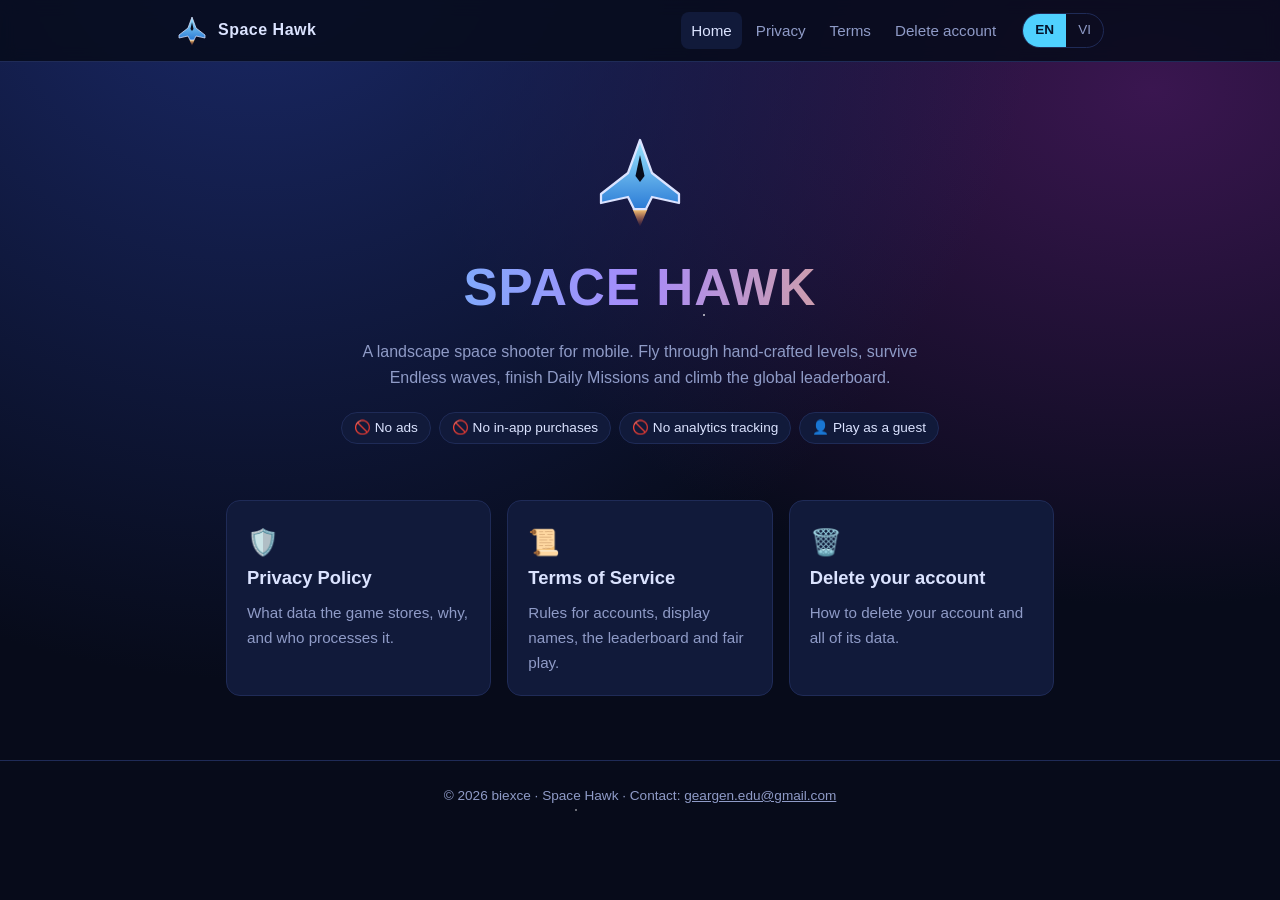
<file: index.html>
<!DOCTYPE html>
<html lang="en">
<head>
  <meta charset="UTF-8">
  <meta name="viewport" content="width=device-width, initial-scale=1.0">
  <title>Space Hawk – Policies</title>
  <meta name="description" content="Privacy Policy, Terms of Service and account deletion for the mobile game Space Hawk.">
  <link rel="icon" href="logo.svg" type="image/svg+xml">
  <link rel="stylesheet" href="style.css">
  <script src="script.js"></script>
</head>
<body>
  <header class="site-header">
    <nav class="nav">
      <a class="brand" href="index.html"><img class="brand-logo" src="logo.svg" alt="">Space Hawk</a>
      <div class="nav-links">
        <a href="index.html"><span data-lang="en">Home</span><span data-lang="vi">Trang chủ</span></a>
        <a href="privacy.html"><span data-lang="en">Privacy</span><span data-lang="vi">Quyền riêng tư</span></a>
        <a href="terms.html"><span data-lang="en">Terms</span><span data-lang="vi">Điều khoản</span></a>
        <a href="delete-account.html"><span data-lang="en">Delete account</span><span data-lang="vi">Xóa tài khoản</span></a>
      </div>
      <div class="lang-switch" role="group" aria-label="Language">
        <button type="button" data-set-lang="en">EN</button>
        <button type="button" data-set-lang="vi">VI</button>
      </div>
    </nav>
  </header>

  <main>
    <section class="hero">
      <img class="hero-logo" src="logo.svg" alt="Space Hawk logo">
      <h1>SPACE HAWK</h1>
      <p data-lang="en">A landscape space shooter for mobile. Fly through hand-crafted levels, survive Endless waves, finish Daily Missions and climb the global leaderboard.</p>
      <p data-lang="vi">Game bắn phi thuyền màn hình ngang trên di động. Vượt qua các màn chơi, sống sót trong chế độ Endless, hoàn thành Nhiệm vụ hằng ngày và leo hạng trên bảng xếp hạng toàn cầu.</p>
      <ul class="badges">
        <li data-lang="en">🚫 No ads</li>
        <li data-lang="vi">🚫 Không quảng cáo</li>
        <li data-lang="en">🚫 No in-app purchases</li>
        <li data-lang="vi">🚫 Không mua bán trong ứng dụng</li>
        <li data-lang="en">🚫 No analytics tracking</li>
        <li data-lang="vi">🚫 Không theo dõi phân tích</li>
        <li data-lang="en">👤 Play as a guest</li>
        <li data-lang="vi">👤 Chơi không cần tài khoản</li>
      </ul>
    </section>

    <section class="cards">
      <a class="card" href="privacy.html">
        <div class="icon">🛡️</div>
        <h2 data-lang="en">Privacy Policy</h2>
        <h2 data-lang="vi">Chính sách quyền riêng tư</h2>
        <p data-lang="en">What data the game stores, why, and who processes it.</p>
        <p data-lang="vi">Game lưu dữ liệu gì, để làm gì và ai xử lý dữ liệu đó.</p>
      </a>
      <a class="card" href="terms.html">
        <div class="icon">📜</div>
        <h2 data-lang="en">Terms of Service</h2>
        <h2 data-lang="vi">Điều khoản dịch vụ</h2>
        <p data-lang="en">Rules for accounts, display names, the leaderboard and fair play.</p>
        <p data-lang="vi">Quy định về tài khoản, tên hiển thị, bảng xếp hạng và chơi công bằng.</p>
      </a>
      <a class="card" href="delete-account.html">
        <div class="icon">🗑️</div>
        <h2 data-lang="en">Delete your account</h2>
        <h2 data-lang="vi">Xóa tài khoản</h2>
        <p data-lang="en">How to delete your account and all of its data.</p>
        <p data-lang="vi">Cách xóa tài khoản và toàn bộ dữ liệu của bạn.</p>
      </a>
    </section>
  </main>

  <footer class="site-footer">
    © <span id="year"></span> <span data-developer></span> · Space Hawk ·
    <span data-lang="en">Contact:</span><span data-lang="vi">Liên hệ:</span> <a data-email></a>
  </footer>
</body>
</html>
</file>
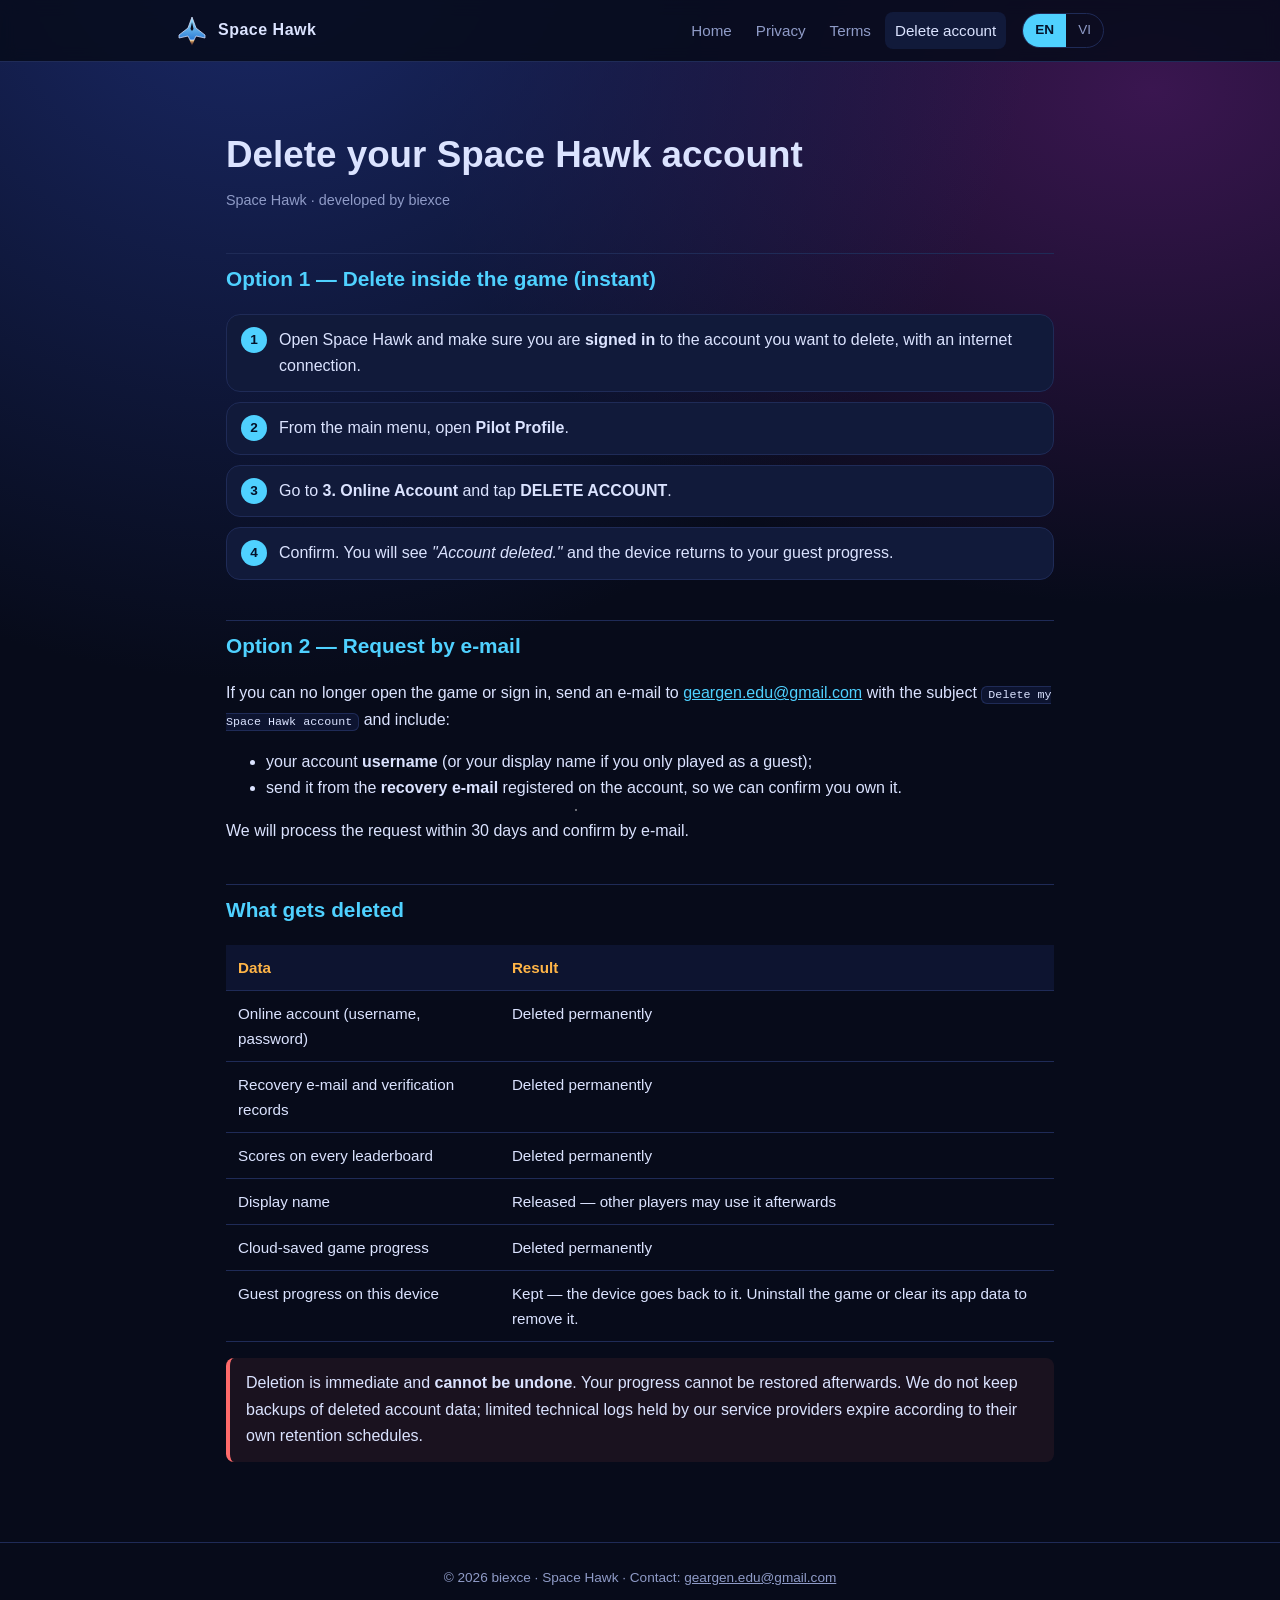
<file: delete-account.html>
<!DOCTYPE html>
<html lang="en">
<head>
  <meta charset="UTF-8">
  <meta name="viewport" content="width=device-width, initial-scale=1.0">
  <title>Space Hawk – Delete Account</title>
  <meta name="description" content="How to delete your Space Hawk account and its data.">
  <link rel="icon" href="logo.svg" type="image/svg+xml">
  <link rel="stylesheet" href="style.css">
  <script src="script.js"></script>
</head>
<body>
  <header class="site-header">
    <nav class="nav">
      <a class="brand" href="index.html"><img class="brand-logo" src="logo.svg" alt="">Space Hawk</a>
      <div class="nav-links">
        <a href="index.html"><span data-lang="en">Home</span><span data-lang="vi">Trang chủ</span></a>
        <a href="privacy.html"><span data-lang="en">Privacy</span><span data-lang="vi">Quyền riêng tư</span></a>
        <a href="terms.html"><span data-lang="en">Terms</span><span data-lang="vi">Điều khoản</span></a>
        <a href="delete-account.html"><span data-lang="en">Delete account</span><span data-lang="vi">Xóa tài khoản</span></a>
      </div>
      <div class="lang-switch" role="group" aria-label="Language">
        <button type="button" data-set-lang="en">EN</button>
        <button type="button" data-set-lang="vi">VI</button>
      </div>
    </nav>
  </header>

  <main class="doc">

    <!-- ===================================== ENGLISH ===================================== -->
    <article data-lang="en">
      <h1>Delete your Space Hawk account</h1>
      <p class="meta">Space Hawk · developed by <span data-developer></span></p>

      <h2>Option 1 — Delete inside the game (instant)</h2>
      <ol class="steps">
        <li>Open Space Hawk and make sure you are <strong>signed in</strong> to the account you want to delete, with an internet connection.</li>
        <li>From the main menu, open <strong>Pilot Profile</strong>.</li>
        <li>Go to <strong>3. Online Account</strong> and tap <strong>DELETE ACCOUNT</strong>.</li>
        <li>Confirm. You will see <em>"Account deleted."</em> and the device returns to your guest progress.</li>
      </ol>

      <h2>Option 2 — Request by e-mail</h2>
      <p>If you can no longer open the game or sign in, send an e-mail to <a data-email></a> with the subject <code>Delete my Space Hawk account</code> and include:</p>
      <ul>
        <li>your account <strong>username</strong> (or your display name if you only played as a guest);</li>
        <li>send it from the <strong>recovery e-mail</strong> registered on the account, so we can confirm you own it.</li>
      </ul>
      <p>We will process the request within 30 days and confirm by e-mail.</p>

      <h2>What gets deleted</h2>
      <div class="table-wrap">
        <table>
          <thead><tr><th>Data</th><th>Result</th></tr></thead>
          <tbody>
            <tr><td>Online account (username, password)</td><td>Deleted permanently</td></tr>
            <tr><td>Recovery e-mail and verification records</td><td>Deleted permanently</td></tr>
            <tr><td>Scores on every leaderboard</td><td>Deleted permanently</td></tr>
            <tr><td>Display name</td><td>Released — other players may use it afterwards</td></tr>
            <tr><td>Cloud-saved game progress</td><td>Deleted permanently</td></tr>
            <tr><td>Guest progress on this device</td><td>Kept — the device goes back to it. Uninstall the game or clear its app data to remove it.</td></tr>
          </tbody>
        </table>
      </div>

      <div class="note warn">
        Deletion is immediate and <strong>cannot be undone</strong>. Your progress cannot be restored afterwards. We do not keep backups of deleted account data; limited technical logs held by our service providers expire according to their own retention schedules.
      </div>
    </article>

    <!-- ===================================== TIẾNG VIỆT ===================================== -->
    <article data-lang="vi">
      <h1>Xóa tài khoản Space Hawk</h1>
      <p class="meta">Space Hawk · phát triển bởi <span data-developer></span></p>

      <h2>Cách 1 — Xóa ngay trong game (tức thì)</h2>
      <ol class="steps">
        <li>Mở Space Hawk, đảm bảo bạn đang <strong>đăng nhập</strong> vào tài khoản muốn xóa và có kết nối internet.</li>
        <li>Từ menu chính, mở <strong>Hồ sơ phi công</strong>.</li>
        <li>Vào mục <strong>3. Tài khoản online</strong> và nhấn <strong>XÓA TÀI KHOẢN</strong>.</li>
        <li>Xác nhận. Bạn sẽ thấy <em>"Đã xóa tài khoản."</em> và thiết bị quay về tiến trình khách.</li>
      </ol>

      <h2>Cách 2 — Gửi yêu cầu qua e-mail</h2>
      <p>Nếu bạn không thể mở game hoặc đăng nhập, hãy gửi e-mail tới <a data-email></a> với tiêu đề <code>Delete my Space Hawk account</code> và cung cấp:</p>
      <ul>
        <li><strong>tên đăng nhập</strong> của tài khoản (hoặc tên hiển thị nếu bạn chỉ chơi với tư cách khách);</li>
        <li>gửi từ <strong>e-mail khôi phục</strong> đã đăng ký cho tài khoản để chúng tôi xác nhận bạn là chủ sở hữu.</li>
      </ul>
      <p>Chúng tôi sẽ xử lý yêu cầu trong vòng 30 ngày và xác nhận qua e-mail.</p>

      <h2>Dữ liệu sẽ bị xóa</h2>
      <div class="table-wrap">
        <table>
          <thead><tr><th>Dữ liệu</th><th>Kết quả</th></tr></thead>
          <tbody>
            <tr><td>Tài khoản online (tên đăng nhập, mật khẩu)</td><td>Xóa vĩnh viễn</td></tr>
            <tr><td>E-mail khôi phục và dữ liệu xác minh</td><td>Xóa vĩnh viễn</td></tr>
            <tr><td>Điểm trên mọi bảng xếp hạng</td><td>Xóa vĩnh viễn</td></tr>
            <tr><td>Tên hiển thị</td><td>Được giải phóng — người chơi khác có thể dùng sau đó</td></tr>
            <tr><td>Tiến trình chơi trên đám mây</td><td>Xóa vĩnh viễn</td></tr>
            <tr><td>Tiến trình khách trên thiết bị</td><td>Giữ lại — thiết bị quay về tiến trình này. Gỡ game hoặc xóa dữ liệu ứng dụng để xóa nó.</td></tr>
          </tbody>
        </table>
      </div>

      <div class="note warn">
        Việc xóa diễn ra ngay lập tức và <strong>không thể hoàn tác</strong>. Tiến trình sẽ không thể khôi phục. Chúng tôi không giữ bản sao lưu của dữ liệu đã xóa; một số nhật ký kỹ thuật tại nhà cung cấp dịch vụ sẽ tự hết hạn theo chính sách lưu trữ của họ.
      </div>
    </article>
  </main>

  <footer class="site-footer">
    © <span id="year"></span> <span data-developer></span> · Space Hawk ·
    <span data-lang="en">Contact:</span><span data-lang="vi">Liên hệ:</span> <a data-email></a>
  </footer>
</body>
</html>
</file>
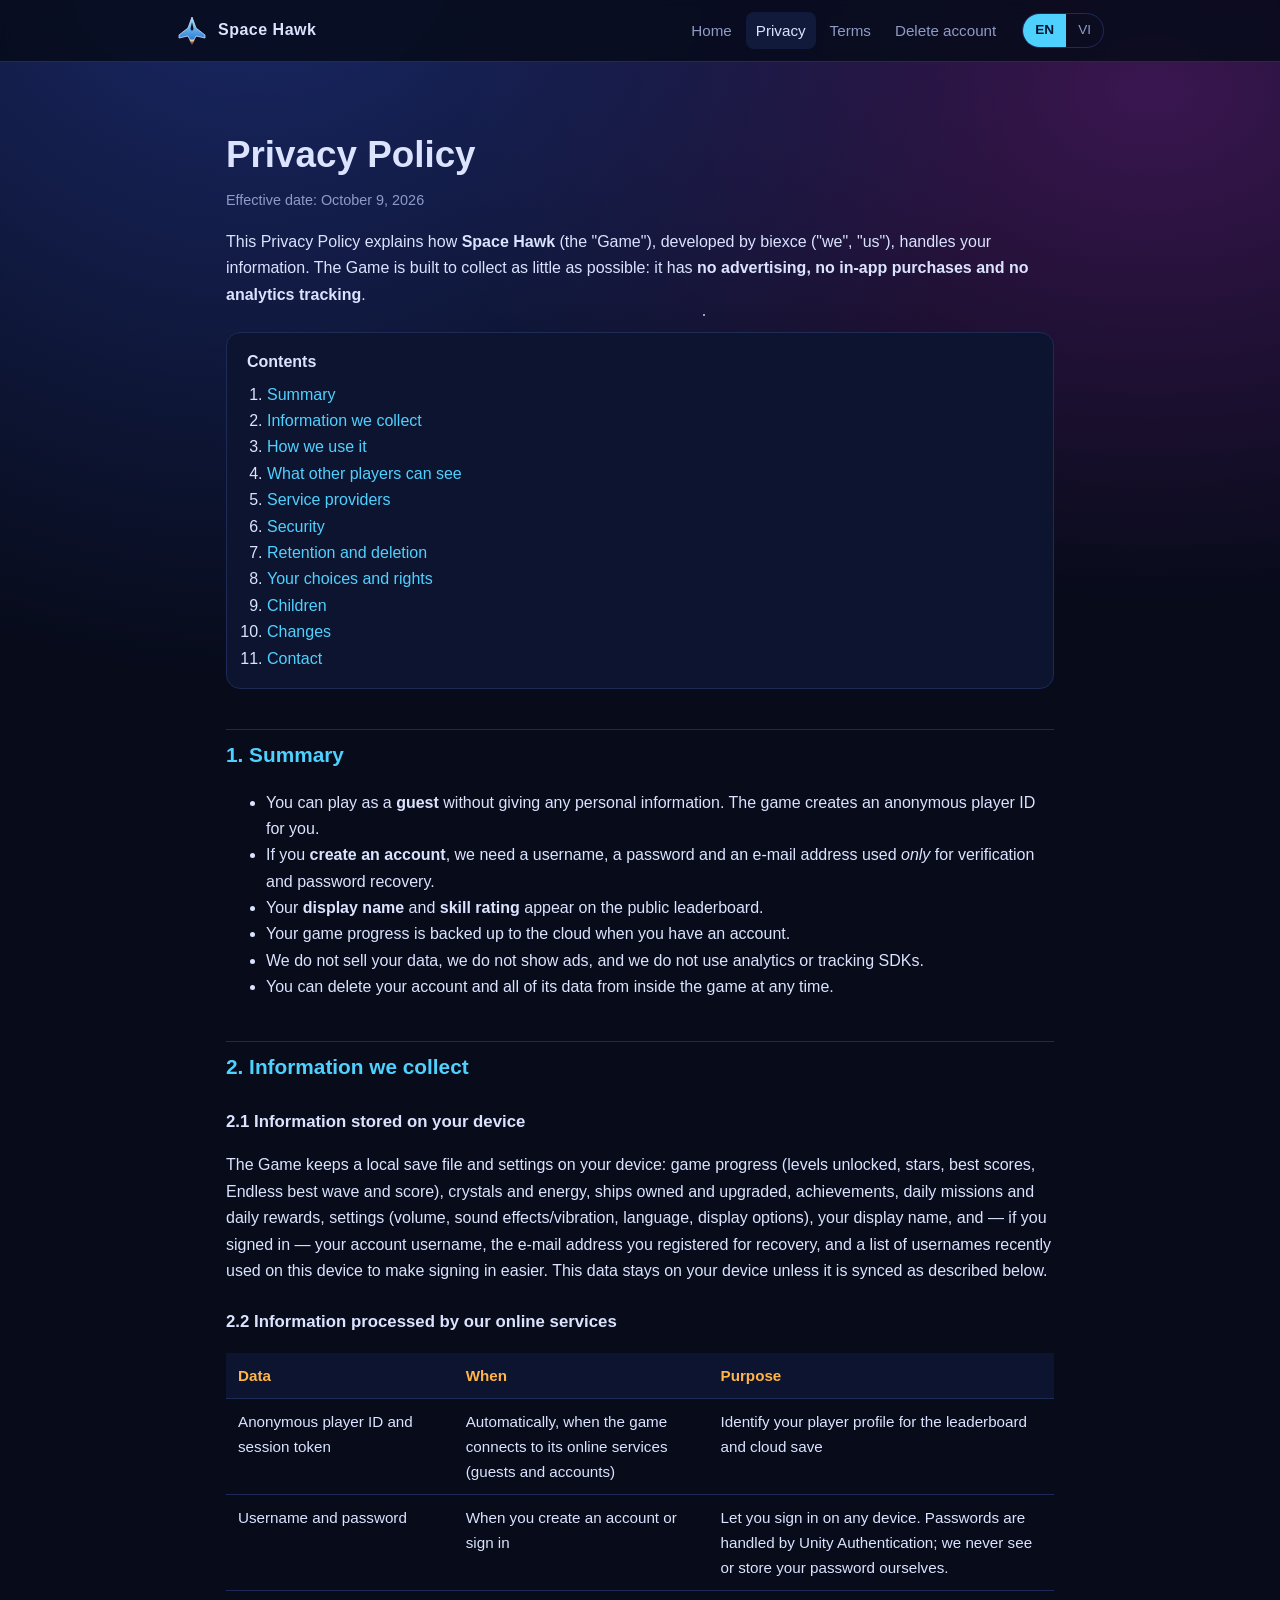
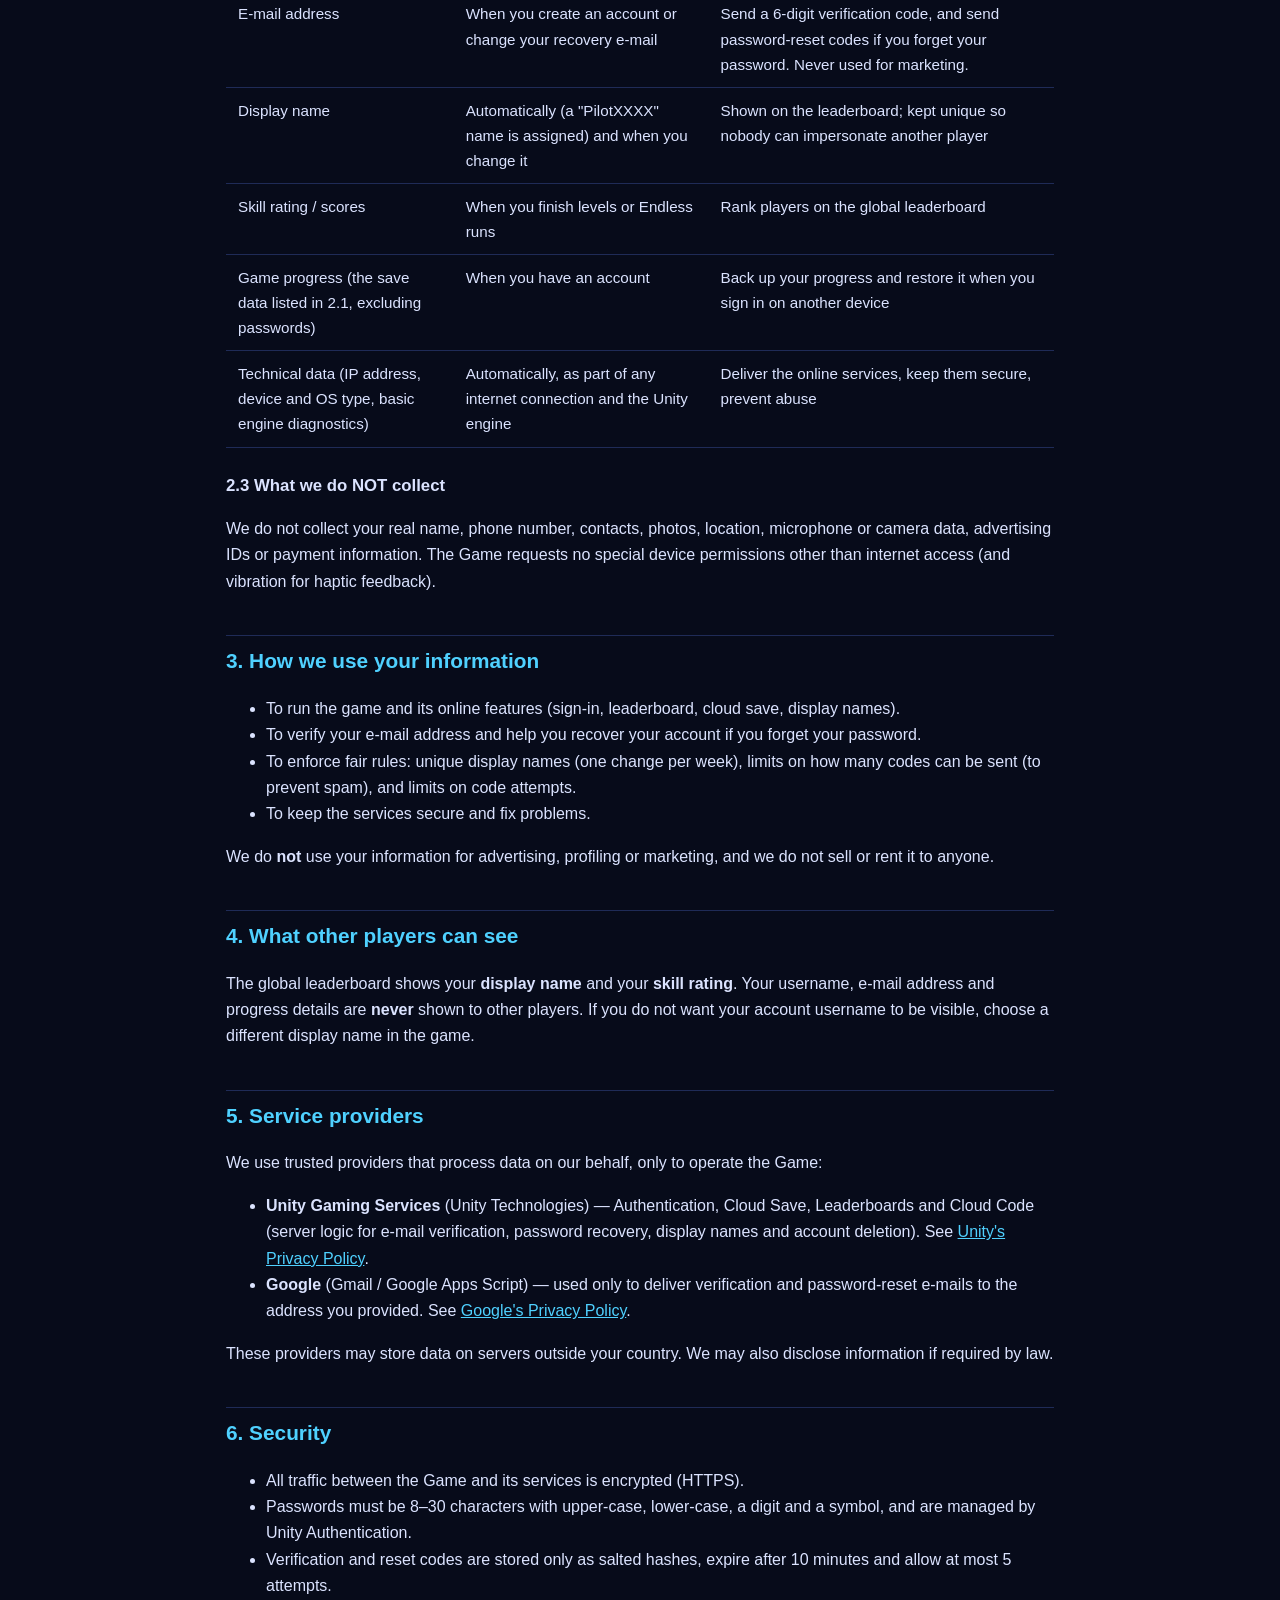
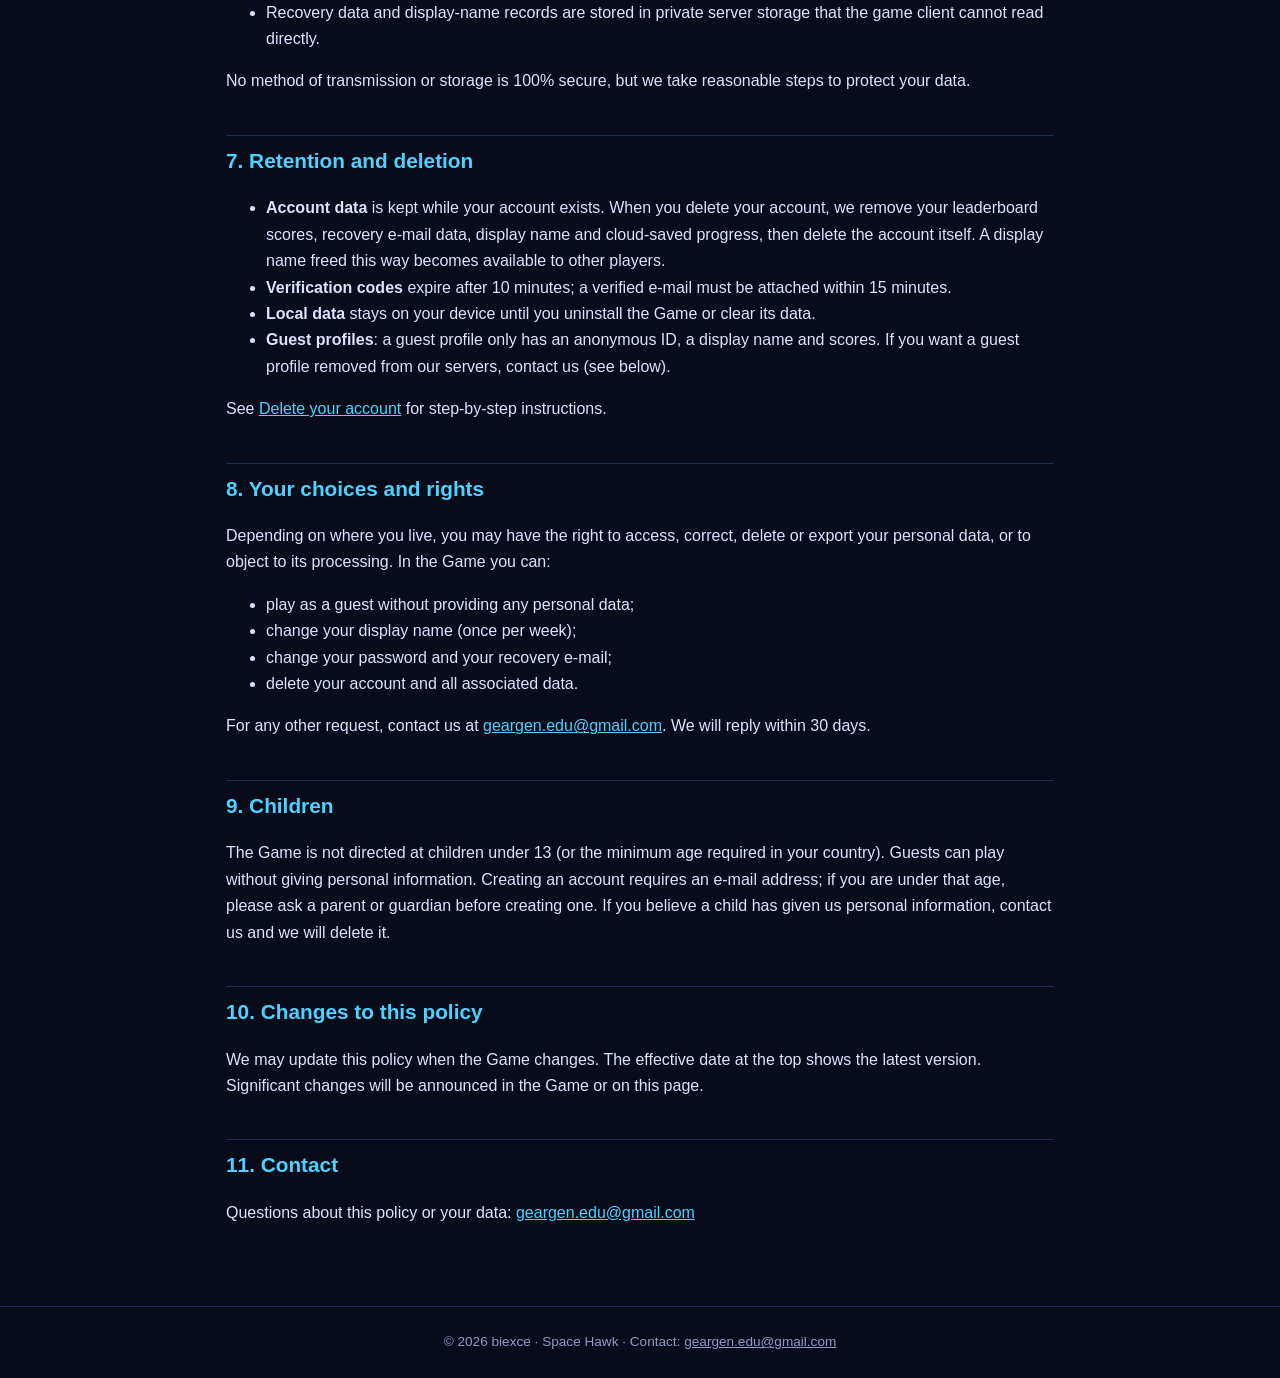
<file: privacy.html>
<!DOCTYPE html>
<html lang="en">
<head>
  <meta charset="UTF-8">
  <meta name="viewport" content="width=device-width, initial-scale=1.0">
  <title>Space Hawk – Privacy Policy</title>
  <meta name="description" content="Privacy Policy of the mobile game Space Hawk.">
  <link rel="icon" href="logo.svg" type="image/svg+xml">
  <link rel="stylesheet" href="style.css">
  <script src="script.js"></script>
</head>
<body>
  <header class="site-header">
    <nav class="nav">
      <a class="brand" href="index.html"><img class="brand-logo" src="logo.svg" alt="">Space Hawk</a>
      <div class="nav-links">
        <a href="index.html"><span data-lang="en">Home</span><span data-lang="vi">Trang chủ</span></a>
        <a href="privacy.html"><span data-lang="en">Privacy</span><span data-lang="vi">Quyền riêng tư</span></a>
        <a href="terms.html"><span data-lang="en">Terms</span><span data-lang="vi">Điều khoản</span></a>
        <a href="delete-account.html"><span data-lang="en">Delete account</span><span data-lang="vi">Xóa tài khoản</span></a>
      </div>
      <div class="lang-switch" role="group" aria-label="Language">
        <button type="button" data-set-lang="en">EN</button>
        <button type="button" data-set-lang="vi">VI</button>
      </div>
    </nav>
  </header>

  <main class="doc">

    <!-- ===================================== ENGLISH ===================================== -->
    <article data-lang="en">
      <h1>Privacy Policy</h1>
      <p class="meta">Effective date: October 9, 2026</p>

      <p>This Privacy Policy explains how <strong>Space Hawk</strong> (the "Game"), developed by <span data-developer></span> ("we", "us"), handles your information. The Game is built to collect as little as possible: it has <strong>no advertising, no in-app purchases and no analytics tracking</strong>.</p>

      <nav class="toc">
        <strong>Contents</strong>
        <ol>
          <li><a href="#en-summary">Summary</a></li>
          <li><a href="#en-collect">Information we collect</a></li>
          <li><a href="#en-use">How we use it</a></li>
          <li><a href="#en-public">What other players can see</a></li>
          <li><a href="#en-providers">Service providers</a></li>
          <li><a href="#en-security">Security</a></li>
          <li><a href="#en-retention">Retention and deletion</a></li>
          <li><a href="#en-rights">Your choices and rights</a></li>
          <li><a href="#en-children">Children</a></li>
          <li><a href="#en-changes">Changes</a></li>
          <li><a href="#en-contact">Contact</a></li>
        </ol>
      </nav>

      <h2 id="en-summary">1. Summary</h2>
      <ul>
        <li>You can play as a <strong>guest</strong> without giving any personal information. The game creates an anonymous player ID for you.</li>
        <li>If you <strong>create an account</strong>, we need a username, a password and an e-mail address used <em>only</em> for verification and password recovery.</li>
        <li>Your <strong>display name</strong> and <strong>skill rating</strong> appear on the public leaderboard.</li>
        <li>Your game progress is backed up to the cloud when you have an account.</li>
        <li>We do not sell your data, we do not show ads, and we do not use analytics or tracking SDKs.</li>
        <li>You can delete your account and all of its data from inside the game at any time.</li>
      </ul>

      <h2 id="en-collect">2. Information we collect</h2>

      <h3>2.1 Information stored on your device</h3>
      <p>The Game keeps a local save file and settings on your device: game progress (levels unlocked, stars, best scores, Endless best wave and score), crystals and energy, ships owned and upgraded, achievements, daily missions and daily rewards, settings (volume, sound effects/vibration, language, display options), your display name, and — if you signed in — your account username, the e-mail address you registered for recovery, and a list of usernames recently used on this device to make signing in easier. This data stays on your device unless it is synced as described below.</p>

      <h3>2.2 Information processed by our online services</h3>
      <div class="table-wrap">
        <table>
          <thead>
            <tr><th>Data</th><th>When</th><th>Purpose</th></tr>
          </thead>
          <tbody>
            <tr>
              <td>Anonymous player ID and session token</td>
              <td>Automatically, when the game connects to its online services (guests and accounts)</td>
              <td>Identify your player profile for the leaderboard and cloud save</td>
            </tr>
            <tr>
              <td>Username and password</td>
              <td>When you create an account or sign in</td>
              <td>Let you sign in on any device. Passwords are handled by Unity Authentication; we never see or store your password ourselves.</td>
            </tr>
            <tr>
              <td>E-mail address</td>
              <td>When you create an account or change your recovery e-mail</td>
              <td>Send a 6-digit verification code, and send password-reset codes if you forget your password. Never used for marketing.</td>
            </tr>
            <tr>
              <td>Display name</td>
              <td>Automatically (a "PilotXXXX" name is assigned) and when you change it</td>
              <td>Shown on the leaderboard; kept unique so nobody can impersonate another player</td>
            </tr>
            <tr>
              <td>Skill rating / scores</td>
              <td>When you finish levels or Endless runs</td>
              <td>Rank players on the global leaderboard</td>
            </tr>
            <tr>
              <td>Game progress (the save data listed in 2.1, excluding passwords)</td>
              <td>When you have an account</td>
              <td>Back up your progress and restore it when you sign in on another device</td>
            </tr>
            <tr>
              <td>Technical data (IP address, device and OS type, basic engine diagnostics)</td>
              <td>Automatically, as part of any internet connection and the Unity engine</td>
              <td>Deliver the online services, keep them secure, prevent abuse</td>
            </tr>
          </tbody>
        </table>
      </div>

      <h3>2.3 What we do NOT collect</h3>
      <p>We do not collect your real name, phone number, contacts, photos, location, microphone or camera data, advertising IDs or payment information. The Game requests no special device permissions other than internet access (and vibration for haptic feedback).</p>

      <h2 id="en-use">3. How we use your information</h2>
      <ul>
        <li>To run the game and its online features (sign-in, leaderboard, cloud save, display names).</li>
        <li>To verify your e-mail address and help you recover your account if you forget your password.</li>
        <li>To enforce fair rules: unique display names (one change per week), limits on how many codes can be sent (to prevent spam), and limits on code attempts.</li>
        <li>To keep the services secure and fix problems.</li>
      </ul>
      <p>We do <strong>not</strong> use your information for advertising, profiling or marketing, and we do not sell or rent it to anyone.</p>

      <h2 id="en-public">4. What other players can see</h2>
      <p>The global leaderboard shows your <strong>display name</strong> and your <strong>skill rating</strong>. Your username, e-mail address and progress details are <strong>never</strong> shown to other players. If you do not want your account username to be visible, choose a different display name in the game.</p>

      <h2 id="en-providers">5. Service providers</h2>
      <p>We use trusted providers that process data on our behalf, only to operate the Game:</p>
      <ul>
        <li><strong>Unity Gaming Services</strong> (Unity Technologies) — Authentication, Cloud Save, Leaderboards and Cloud Code (server logic for e-mail verification, password recovery, display names and account deletion). See <a href="https://unity.com/legal/privacy-policy" target="_blank" rel="noopener">Unity's Privacy Policy</a>.</li>
        <li><strong>Google</strong> (Gmail / Google Apps Script) — used only to deliver verification and password-reset e-mails to the address you provided. See <a href="https://policies.google.com/privacy" target="_blank" rel="noopener">Google's Privacy Policy</a>.</li>
      </ul>
      <p>These providers may store data on servers outside your country. We may also disclose information if required by law.</p>

      <h2 id="en-security">6. Security</h2>
      <ul>
        <li>All traffic between the Game and its services is encrypted (HTTPS).</li>
        <li>Passwords must be 8–30 characters with upper-case, lower-case, a digit and a symbol, and are managed by Unity Authentication.</li>
        <li>Verification and reset codes are stored only as salted hashes, expire after 10 minutes and allow at most 5 attempts.</li>
        <li>Recovery data and display-name records are stored in private server storage that the game client cannot read directly.</li>
      </ul>
      <p>No method of transmission or storage is 100% secure, but we take reasonable steps to protect your data.</p>

      <h2 id="en-retention">7. Retention and deletion</h2>
      <ul>
        <li><strong>Account data</strong> is kept while your account exists. When you delete your account, we remove your leaderboard scores, recovery e-mail data, display name and cloud-saved progress, then delete the account itself. A display name freed this way becomes available to other players.</li>
        <li><strong>Verification codes</strong> expire after 10 minutes; a verified e-mail must be attached within 15 minutes.</li>
        <li><strong>Local data</strong> stays on your device until you uninstall the Game or clear its data.</li>
        <li><strong>Guest profiles</strong>: a guest profile only has an anonymous ID, a display name and scores. If you want a guest profile removed from our servers, contact us (see below).</li>
      </ul>
      <p>See <a href="delete-account.html">Delete your account</a> for step-by-step instructions.</p>

      <h2 id="en-rights">8. Your choices and rights</h2>
      <p>Depending on where you live, you may have the right to access, correct, delete or export your personal data, or to object to its processing. In the Game you can:</p>
      <ul>
        <li>play as a guest without providing any personal data;</li>
        <li>change your display name (once per week);</li>
        <li>change your password and your recovery e-mail;</li>
        <li>delete your account and all associated data.</li>
      </ul>
      <p>For any other request, contact us at <a data-email></a>. We will reply within 30 days.</p>

      <h2 id="en-children">9. Children</h2>
      <p>The Game is not directed at children under 13 (or the minimum age required in your country). Guests can play without giving personal information. Creating an account requires an e-mail address; if you are under that age, please ask a parent or guardian before creating one. If you believe a child has given us personal information, contact us and we will delete it.</p>

      <h2 id="en-changes">10. Changes to this policy</h2>
      <p>We may update this policy when the Game changes. The effective date at the top shows the latest version. Significant changes will be announced in the Game or on this page.</p>

      <h2 id="en-contact">11. Contact</h2>
      <p>Questions about this policy or your data: <a data-email></a></p>
    </article>

    <!-- ===================================== TIẾNG VIỆT ===================================== -->
    <article data-lang="vi">
      <h1>Chính sách quyền riêng tư</h1>
      <p class="meta">Ngày hiệu lực: 09/10/2026</p>

      <p>Chính sách này giải thích cách <strong>Space Hawk</strong> ("Game"), do <span data-developer></span> ("chúng tôi") phát triển, xử lý thông tin của bạn. Game được thiết kế để thu thập ít dữ liệu nhất có thể: <strong>không quảng cáo, không mua bán trong ứng dụng và không theo dõi phân tích</strong>.</p>

      <nav class="toc">
        <strong>Mục lục</strong>
        <ol>
          <li><a href="#vi-summary">Tóm tắt</a></li>
          <li><a href="#vi-collect">Thông tin chúng tôi thu thập</a></li>
          <li><a href="#vi-use">Mục đích sử dụng</a></li>
          <li><a href="#vi-public">Người chơi khác thấy được gì</a></li>
          <li><a href="#vi-providers">Nhà cung cấp dịch vụ</a></li>
          <li><a href="#vi-security">Bảo mật</a></li>
          <li><a href="#vi-retention">Lưu trữ và xóa dữ liệu</a></li>
          <li><a href="#vi-rights">Quyền của bạn</a></li>
          <li><a href="#vi-children">Trẻ em</a></li>
          <li><a href="#vi-changes">Thay đổi chính sách</a></li>
          <li><a href="#vi-contact">Liên hệ</a></li>
        </ol>
      </nav>

      <h2 id="vi-summary">1. Tóm tắt</h2>
      <ul>
        <li>Bạn có thể chơi với tư cách <strong>khách</strong> mà không cần cung cấp thông tin cá nhân nào. Game sẽ tạo một mã người chơi ẩn danh cho bạn.</li>
        <li>Nếu bạn <strong>tạo tài khoản</strong>, chúng tôi cần tên đăng nhập, mật khẩu và một địa chỉ e-mail <em>chỉ</em> dùng để xác minh và khôi phục mật khẩu.</li>
        <li><strong>Tên hiển thị</strong> và <strong>điểm xếp hạng</strong> của bạn xuất hiện công khai trên bảng xếp hạng.</li>
        <li>Tiến trình chơi được sao lưu lên đám mây khi bạn có tài khoản.</li>
        <li>Chúng tôi không bán dữ liệu, không hiển thị quảng cáo và không dùng công cụ phân tích hay theo dõi.</li>
        <li>Bạn có thể xóa tài khoản và toàn bộ dữ liệu ngay trong game bất cứ lúc nào.</li>
      </ul>

      <h2 id="vi-collect">2. Thông tin chúng tôi thu thập</h2>

      <h3>2.1 Dữ liệu lưu trên thiết bị của bạn</h3>
      <p>Game lưu một tệp dữ liệu và cài đặt trên thiết bị: tiến trình chơi (màn đã mở, số sao, điểm cao nhất, đợt và điểm cao nhất ở chế độ Endless), pha lê và năng lượng, phi thuyền đã sở hữu và nâng cấp, thành tựu, nhiệm vụ và phần thưởng hằng ngày, cài đặt (âm lượng, hiệu ứng âm thanh/rung, ngôn ngữ, hiển thị), tên hiển thị và — nếu đã đăng nhập — tên tài khoản, e-mail khôi phục đã đăng ký, cùng danh sách tên đăng nhập gần đây trên thiết bị để đăng nhập nhanh hơn. Dữ liệu này chỉ nằm trên thiết bị, trừ khi được đồng bộ như mô tả bên dưới.</p>

      <h3>2.2 Dữ liệu được xử lý bởi dịch vụ trực tuyến</h3>
      <div class="table-wrap">
        <table>
          <thead>
            <tr><th>Dữ liệu</th><th>Khi nào</th><th>Mục đích</th></tr>
          </thead>
          <tbody>
            <tr>
              <td>Mã người chơi ẩn danh và phiên đăng nhập</td>
              <td>Tự động khi game kết nối dịch vụ trực tuyến (cả khách và tài khoản)</td>
              <td>Nhận diện hồ sơ của bạn cho bảng xếp hạng và sao lưu đám mây</td>
            </tr>
            <tr>
              <td>Tên đăng nhập và mật khẩu</td>
              <td>Khi bạn tạo tài khoản hoặc đăng nhập</td>
              <td>Cho phép đăng nhập trên mọi thiết bị. Mật khẩu do Unity Authentication quản lý; chúng tôi không bao giờ thấy hay tự lưu mật khẩu của bạn.</td>
            </tr>
            <tr>
              <td>Địa chỉ e-mail</td>
              <td>Khi bạn tạo tài khoản hoặc đổi e-mail khôi phục</td>
              <td>Gửi mã xác minh 6 chữ số và mã đặt lại mật khẩu khi bạn quên mật khẩu. Không bao giờ dùng để quảng cáo.</td>
            </tr>
            <tr>
              <td>Tên hiển thị</td>
              <td>Tự động (gán tên dạng "PilotXXXX") và khi bạn đổi tên</td>
              <td>Hiển thị trên bảng xếp hạng; đảm bảo không trùng để không ai giả mạo người chơi khác</td>
            </tr>
            <tr>
              <td>Điểm xếp hạng / điểm số</td>
              <td>Khi bạn hoàn thành màn chơi hoặc lượt Endless</td>
              <td>Xếp hạng người chơi trên bảng xếp hạng toàn cầu</td>
            </tr>
            <tr>
              <td>Tiến trình chơi (dữ liệu ở mục 2.1, không bao gồm mật khẩu)</td>
              <td>Khi bạn có tài khoản</td>
              <td>Sao lưu tiến trình và khôi phục khi bạn đăng nhập trên thiết bị khác</td>
            </tr>
            <tr>
              <td>Dữ liệu kỹ thuật (địa chỉ IP, loại thiết bị và hệ điều hành, chẩn đoán cơ bản của engine)</td>
              <td>Tự động, như mọi kết nối internet và engine Unity</td>
              <td>Vận hành dịch vụ, giữ an toàn và chống lạm dụng</td>
            </tr>
          </tbody>
        </table>
      </div>

      <h3>2.3 Những gì chúng tôi KHÔNG thu thập</h3>
      <p>Chúng tôi không thu thập họ tên thật, số điện thoại, danh bạ, ảnh, vị trí, micro hay camera, mã quảng cáo hoặc thông tin thanh toán. Game không yêu cầu quyền đặc biệt nào ngoài truy cập internet (và rung cho phản hồi xúc giác).</p>

      <h2 id="vi-use">3. Mục đích sử dụng</h2>
      <ul>
        <li>Vận hành game và các tính năng trực tuyến (đăng nhập, bảng xếp hạng, sao lưu đám mây, tên hiển thị).</li>
        <li>Xác minh e-mail và giúp bạn khôi phục tài khoản khi quên mật khẩu.</li>
        <li>Áp dụng quy định công bằng: tên hiển thị không trùng (đổi tối đa 1 lần/tuần), giới hạn số mã được gửi (chống spam) và số lần nhập mã.</li>
        <li>Giữ an toàn cho dịch vụ và khắc phục sự cố.</li>
      </ul>
      <p>Chúng tôi <strong>không</strong> dùng thông tin của bạn cho quảng cáo, lập hồ sơ hay tiếp thị, và không bán hay cho thuê thông tin cho bất kỳ ai.</p>

      <h2 id="vi-public">4. Người chơi khác thấy được gì</h2>
      <p>Bảng xếp hạng toàn cầu hiển thị <strong>tên hiển thị</strong> và <strong>điểm xếp hạng</strong> của bạn. Tên đăng nhập, e-mail và chi tiết tiến trình <strong>không bao giờ</strong> hiển thị cho người chơi khác. Nếu không muốn tên tài khoản xuất hiện, hãy đổi sang tên hiển thị khác trong game.</p>

      <h2 id="vi-providers">5. Nhà cung cấp dịch vụ</h2>
      <p>Chúng tôi sử dụng các nhà cung cấp đáng tin cậy xử lý dữ liệu thay mặt chúng tôi, chỉ nhằm vận hành Game:</p>
      <ul>
        <li><strong>Unity Gaming Services</strong> (Unity Technologies) — Authentication, Cloud Save, Leaderboards và Cloud Code (xử lý phía máy chủ cho xác minh e-mail, khôi phục mật khẩu, tên hiển thị và xóa tài khoản). Xem <a href="https://unity.com/legal/privacy-policy" target="_blank" rel="noopener">Chính sách quyền riêng tư của Unity</a>.</li>
        <li><strong>Google</strong> (Gmail / Google Apps Script) — chỉ dùng để gửi e-mail xác minh và đặt lại mật khẩu tới địa chỉ bạn cung cấp. Xem <a href="https://policies.google.com/privacy?hl=vi" target="_blank" rel="noopener">Chính sách quyền riêng tư của Google</a>.</li>
      </ul>
      <p>Các nhà cung cấp này có thể lưu dữ liệu trên máy chủ ngoài quốc gia của bạn. Chúng tôi cũng có thể tiết lộ thông tin khi pháp luật yêu cầu.</p>

      <h2 id="vi-security">6. Bảo mật</h2>
      <ul>
        <li>Mọi kết nối giữa Game và dịch vụ đều được mã hóa (HTTPS).</li>
        <li>Mật khẩu phải dài 8–30 ký tự, gồm chữ hoa, chữ thường, chữ số và ký hiệu, và do Unity Authentication quản lý.</li>
        <li>Mã xác minh và mã đặt lại chỉ được lưu dưới dạng băm (hash) có muối, hết hạn sau 10 phút và cho phép tối đa 5 lần nhập.</li>
        <li>Dữ liệu khôi phục và hồ sơ tên hiển thị nằm trong kho lưu trữ riêng tư phía máy chủ mà ứng dụng không thể đọc trực tiếp.</li>
      </ul>
      <p>Không có phương thức truyền hay lưu trữ nào an toàn tuyệt đối, nhưng chúng tôi luôn áp dụng các biện pháp hợp lý để bảo vệ dữ liệu của bạn.</p>

      <h2 id="vi-retention">7. Lưu trữ và xóa dữ liệu</h2>
      <ul>
        <li><strong>Dữ liệu tài khoản</strong> được lưu khi tài khoản còn tồn tại. Khi bạn xóa tài khoản, chúng tôi xóa điểm trên bảng xếp hạng, dữ liệu e-mail khôi phục, tên hiển thị và tiến trình trên đám mây, rồi xóa chính tài khoản. Tên hiển thị được giải phóng sẽ có thể được người chơi khác sử dụng.</li>
        <li><strong>Mã xác minh</strong> hết hạn sau 10 phút; e-mail đã xác minh phải được gắn vào tài khoản trong vòng 15 phút.</li>
        <li><strong>Dữ liệu trên thiết bị</strong> tồn tại đến khi bạn gỡ cài đặt game hoặc xóa dữ liệu ứng dụng.</li>
        <li><strong>Hồ sơ khách</strong> chỉ gồm mã ẩn danh, tên hiển thị và điểm số. Nếu muốn xóa hồ sơ khách khỏi máy chủ, vui lòng liên hệ chúng tôi (xem bên dưới).</li>
      </ul>
      <p>Xem <a href="delete-account.html">Xóa tài khoản</a> để biết hướng dẫn chi tiết.</p>

      <h2 id="vi-rights">8. Quyền của bạn</h2>
      <p>Tùy nơi bạn sinh sống, bạn có thể có quyền truy cập, chỉnh sửa, xóa hoặc xuất dữ liệu cá nhân, hoặc phản đối việc xử lý dữ liệu. Ngay trong game, bạn có thể:</p>
      <ul>
        <li>chơi với tư cách khách mà không cung cấp dữ liệu cá nhân;</li>
        <li>đổi tên hiển thị (1 lần/tuần);</li>
        <li>đổi mật khẩu và e-mail khôi phục;</li>
        <li>xóa tài khoản cùng toàn bộ dữ liệu liên quan.</li>
      </ul>
      <p>Với các yêu cầu khác, hãy liên hệ <a data-email></a>. Chúng tôi sẽ phản hồi trong vòng 30 ngày.</p>

      <h2 id="vi-children">9. Trẻ em</h2>
      <p>Game không hướng đến trẻ em dưới 13 tuổi (hoặc độ tuổi tối thiểu theo luật nước bạn). Khách có thể chơi mà không cần cung cấp thông tin cá nhân. Tạo tài khoản cần có e-mail; nếu bạn chưa đủ tuổi, hãy hỏi ý kiến cha mẹ hoặc người giám hộ trước. Nếu bạn cho rằng một trẻ em đã cung cấp thông tin cá nhân cho chúng tôi, hãy liên hệ để chúng tôi xóa.</p>

      <h2 id="vi-changes">10. Thay đổi chính sách</h2>
      <p>Chúng tôi có thể cập nhật chính sách khi Game thay đổi. Ngày hiệu lực ở đầu trang cho biết phiên bản mới nhất. Thay đổi quan trọng sẽ được thông báo trong Game hoặc trên trang này.</p>

      <h2 id="vi-contact">11. Liên hệ</h2>
      <p>Mọi câu hỏi về chính sách hoặc dữ liệu của bạn: <a data-email></a></p>
    </article>
  </main>

  <footer class="site-footer">
    © <span id="year"></span> <span data-developer></span> · Space Hawk ·
    <span data-lang="en">Contact:</span><span data-lang="vi">Liên hệ:</span> <a data-email></a>
  </footer>
</body>
</html>
</file>
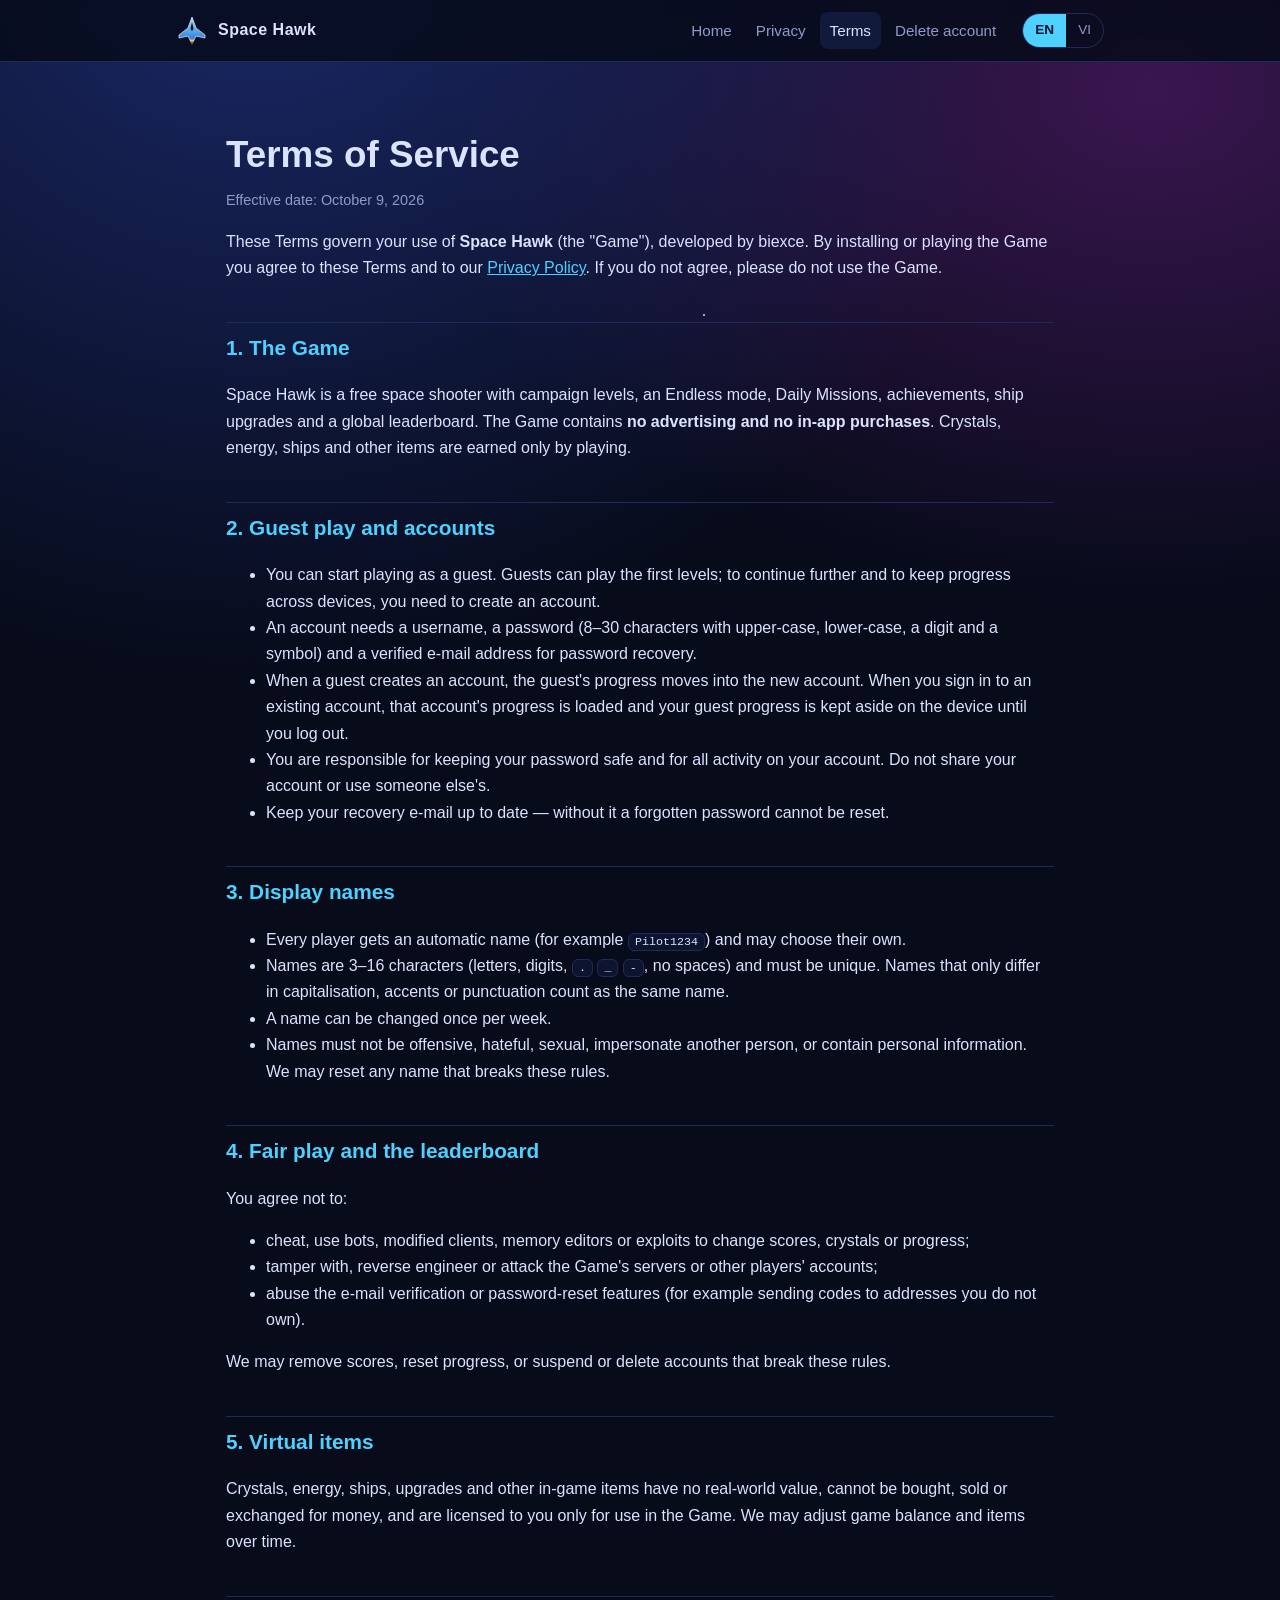
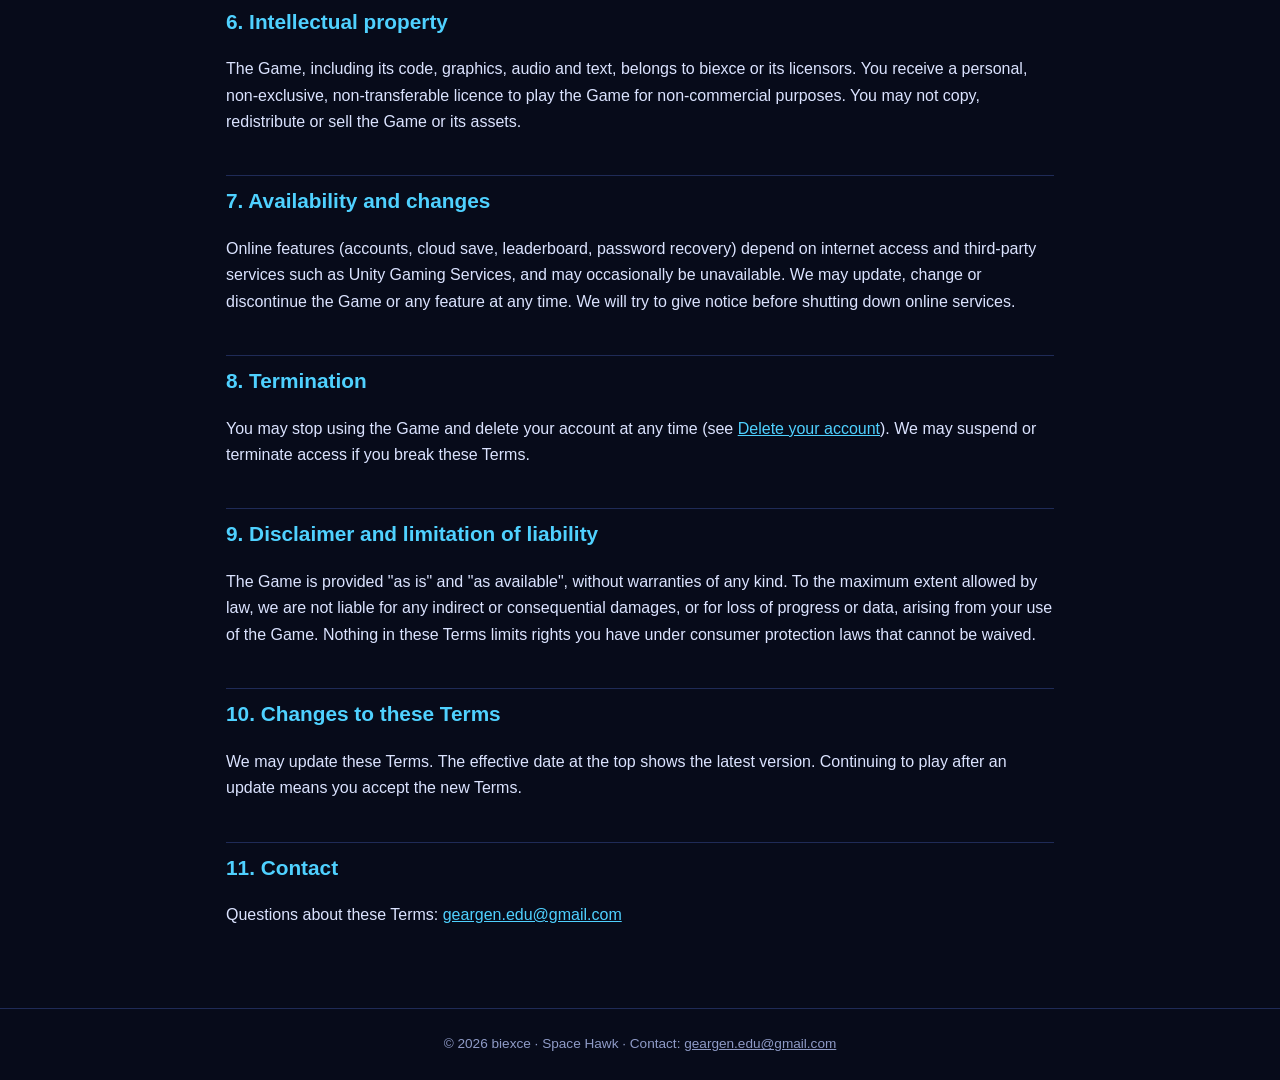
<file: terms.html>
<!DOCTYPE html>
<html lang="en">
<head>
  <meta charset="UTF-8">
  <meta name="viewport" content="width=device-width, initial-scale=1.0">
  <title>Space Hawk – Terms of Service</title>
  <meta name="description" content="Terms of Service of the mobile game Space Hawk.">
  <link rel="icon" href="logo.svg" type="image/svg+xml">
  <link rel="stylesheet" href="style.css">
  <script src="script.js"></script>
</head>
<body>
  <header class="site-header">
    <nav class="nav">
      <a class="brand" href="index.html"><img class="brand-logo" src="logo.svg" alt="">Space Hawk</a>
      <div class="nav-links">
        <a href="index.html"><span data-lang="en">Home</span><span data-lang="vi">Trang chủ</span></a>
        <a href="privacy.html"><span data-lang="en">Privacy</span><span data-lang="vi">Quyền riêng tư</span></a>
        <a href="terms.html"><span data-lang="en">Terms</span><span data-lang="vi">Điều khoản</span></a>
        <a href="delete-account.html"><span data-lang="en">Delete account</span><span data-lang="vi">Xóa tài khoản</span></a>
      </div>
      <div class="lang-switch" role="group" aria-label="Language">
        <button type="button" data-set-lang="en">EN</button>
        <button type="button" data-set-lang="vi">VI</button>
      </div>
    </nav>
  </header>

  <main class="doc">

    <!-- ===================================== ENGLISH ===================================== -->
    <article data-lang="en">
      <h1>Terms of Service</h1>
      <p class="meta">Effective date: October 9, 2026</p>

      <p>These Terms govern your use of <strong>Space Hawk</strong> (the "Game"), developed by <span data-developer></span>. By installing or playing the Game you agree to these Terms and to our <a href="privacy.html">Privacy Policy</a>. If you do not agree, please do not use the Game.</p>

      <h2>1. The Game</h2>
      <p>Space Hawk is a free space shooter with campaign levels, an Endless mode, Daily Missions, achievements, ship upgrades and a global leaderboard. The Game contains <strong>no advertising and no in-app purchases</strong>. Crystals, energy, ships and other items are earned only by playing.</p>

      <h2>2. Guest play and accounts</h2>
      <ul>
        <li>You can start playing as a guest. Guests can play the first levels; to continue further and to keep progress across devices, you need to create an account.</li>
        <li>An account needs a username, a password (8–30 characters with upper-case, lower-case, a digit and a symbol) and a verified e-mail address for password recovery.</li>
        <li>When a guest creates an account, the guest's progress moves into the new account. When you sign in to an existing account, that account's progress is loaded and your guest progress is kept aside on the device until you log out.</li>
        <li>You are responsible for keeping your password safe and for all activity on your account. Do not share your account or use someone else's.</li>
        <li>Keep your recovery e-mail up to date — without it a forgotten password cannot be reset.</li>
      </ul>

      <h2>3. Display names</h2>
      <ul>
        <li>Every player gets an automatic name (for example <code>Pilot1234</code>) and may choose their own.</li>
        <li>Names are 3–16 characters (letters, digits, <code>.</code> <code>_</code> <code>-</code>, no spaces) and must be unique. Names that only differ in capitalisation, accents or punctuation count as the same name.</li>
        <li>A name can be changed once per week.</li>
        <li>Names must not be offensive, hateful, sexual, impersonate another person, or contain personal information. We may reset any name that breaks these rules.</li>
      </ul>

      <h2>4. Fair play and the leaderboard</h2>
      <p>You agree not to:</p>
      <ul>
        <li>cheat, use bots, modified clients, memory editors or exploits to change scores, crystals or progress;</li>
        <li>tamper with, reverse engineer or attack the Game's servers or other players' accounts;</li>
        <li>abuse the e-mail verification or password-reset features (for example sending codes to addresses you do not own).</li>
      </ul>
      <p>We may remove scores, reset progress, or suspend or delete accounts that break these rules.</p>

      <h2>5. Virtual items</h2>
      <p>Crystals, energy, ships, upgrades and other in-game items have no real-world value, cannot be bought, sold or exchanged for money, and are licensed to you only for use in the Game. We may adjust game balance and items over time.</p>

      <h2>6. Intellectual property</h2>
      <p>The Game, including its code, graphics, audio and text, belongs to <span data-developer></span> or its licensors. You receive a personal, non-exclusive, non-transferable licence to play the Game for non-commercial purposes. You may not copy, redistribute or sell the Game or its assets.</p>

      <h2>7. Availability and changes</h2>
      <p>Online features (accounts, cloud save, leaderboard, password recovery) depend on internet access and third-party services such as Unity Gaming Services, and may occasionally be unavailable. We may update, change or discontinue the Game or any feature at any time. We will try to give notice before shutting down online services.</p>

      <h2>8. Termination</h2>
      <p>You may stop using the Game and delete your account at any time (see <a href="delete-account.html">Delete your account</a>). We may suspend or terminate access if you break these Terms.</p>

      <h2>9. Disclaimer and limitation of liability</h2>
      <p>The Game is provided "as is" and "as available", without warranties of any kind. To the maximum extent allowed by law, we are not liable for any indirect or consequential damages, or for loss of progress or data, arising from your use of the Game. Nothing in these Terms limits rights you have under consumer protection laws that cannot be waived.</p>

      <h2>10. Changes to these Terms</h2>
      <p>We may update these Terms. The effective date at the top shows the latest version. Continuing to play after an update means you accept the new Terms.</p>

      <h2>11. Contact</h2>
      <p>Questions about these Terms: <a data-email></a></p>
    </article>

    <!-- ===================================== TIẾNG VIỆT ===================================== -->
    <article data-lang="vi">
      <h1>Điều khoản dịch vụ</h1>
      <p class="meta">Ngày hiệu lực: 09/10/2026</p>

      <p>Các điều khoản này áp dụng cho việc bạn sử dụng <strong>Space Hawk</strong> ("Game"), do <span data-developer></span> phát triển. Khi cài đặt hoặc chơi Game, bạn đồng ý với các Điều khoản này và <a href="privacy.html">Chính sách quyền riêng tư</a>. Nếu không đồng ý, vui lòng không sử dụng Game.</p>

      <h2>1. Về Game</h2>
      <p>Space Hawk là game bắn phi thuyền miễn phí với các màn chơi chiến dịch, chế độ Endless, Nhiệm vụ hằng ngày, thành tựu, nâng cấp phi thuyền và bảng xếp hạng toàn cầu. Game <strong>không có quảng cáo và không có mua bán trong ứng dụng</strong>. Pha lê, năng lượng, phi thuyền và các vật phẩm khác chỉ nhận được qua việc chơi.</p>

      <h2>2. Chơi khách và tài khoản</h2>
      <ul>
        <li>Bạn có thể bắt đầu chơi với tư cách khách. Khách được chơi các màn đầu; để chơi tiếp và giữ tiến trình khi đổi thiết bị, bạn cần tạo tài khoản.</li>
        <li>Tài khoản cần tên đăng nhập, mật khẩu (8–30 ký tự gồm chữ hoa, chữ thường, chữ số và ký hiệu) và một e-mail đã xác minh để khôi phục mật khẩu.</li>
        <li>Khi khách tạo tài khoản, tiến trình của khách được chuyển vào tài khoản mới. Khi bạn đăng nhập vào tài khoản đã có, tiến trình của tài khoản đó được tải và tiến trình khách được giữ riêng trên thiết bị cho đến khi bạn đăng xuất.</li>
        <li>Bạn chịu trách nhiệm giữ an toàn mật khẩu và mọi hoạt động trên tài khoản. Không chia sẻ tài khoản hoặc dùng tài khoản của người khác.</li>
        <li>Hãy cập nhật e-mail khôi phục — nếu không có, mật khẩu bị quên sẽ không thể đặt lại.</li>
      </ul>

      <h2>3. Tên hiển thị</h2>
      <ul>
        <li>Mỗi người chơi có một tên tự động (ví dụ <code>Pilot1234</code>) và có thể tự chọn tên.</li>
        <li>Tên dài 3–16 ký tự (chữ, số, <code>.</code> <code>_</code> <code>-</code>, không có dấu cách) và không được trùng. Các tên chỉ khác nhau ở chữ hoa/thường, dấu hoặc ký hiệu được xem là cùng một tên.</li>
        <li>Mỗi tuần chỉ được đổi tên một lần.</li>
        <li>Tên không được xúc phạm, kích động thù ghét, khiêu dâm, mạo danh người khác hoặc chứa thông tin cá nhân. Chúng tôi có thể đặt lại bất kỳ tên nào vi phạm.</li>
      </ul>

      <h2>4. Chơi công bằng và bảng xếp hạng</h2>
      <p>Bạn đồng ý không:</p>
      <ul>
        <li>gian lận, dùng bot, bản game chỉnh sửa, công cụ sửa bộ nhớ hay khai thác lỗi để thay đổi điểm, pha lê hoặc tiến trình;</li>
        <li>can thiệp, dịch ngược hoặc tấn công máy chủ của Game hay tài khoản của người chơi khác;</li>
        <li>lạm dụng tính năng xác minh e-mail hoặc đặt lại mật khẩu (ví dụ gửi mã tới địa chỉ không phải của bạn).</li>
      </ul>
      <p>Chúng tôi có thể xóa điểm, đặt lại tiến trình, tạm khóa hoặc xóa tài khoản vi phạm.</p>

      <h2>5. Vật phẩm ảo</h2>
      <p>Pha lê, năng lượng, phi thuyền, nâng cấp và các vật phẩm trong game không có giá trị ngoài đời thực, không thể mua, bán hay đổi thành tiền, và chỉ được cấp phép cho bạn sử dụng trong Game. Chúng tôi có thể điều chỉnh cân bằng game và vật phẩm theo thời gian.</p>

      <h2>6. Sở hữu trí tuệ</h2>
      <p>Game, bao gồm mã nguồn, hình ảnh, âm thanh và văn bản, thuộc về <span data-developer></span> hoặc bên cấp phép. Bạn được cấp quyền cá nhân, không độc quyền, không chuyển nhượng để chơi Game với mục đích phi thương mại. Bạn không được sao chép, phân phối lại hoặc bán Game hay tài nguyên của Game.</p>

      <h2>7. Tính sẵn sàng và thay đổi</h2>
      <p>Các tính năng trực tuyến (tài khoản, sao lưu đám mây, bảng xếp hạng, khôi phục mật khẩu) phụ thuộc vào kết nối internet và dịch vụ bên thứ ba như Unity Gaming Services, nên đôi khi có thể gián đoạn. Chúng tôi có thể cập nhật, thay đổi hoặc ngừng Game hay bất kỳ tính năng nào. Chúng tôi sẽ cố gắng thông báo trước khi ngừng dịch vụ trực tuyến.</p>

      <h2>8. Chấm dứt</h2>
      <p>Bạn có thể ngừng chơi và xóa tài khoản bất cứ lúc nào (xem <a href="delete-account.html">Xóa tài khoản</a>). Chúng tôi có thể tạm khóa hoặc chấm dứt quyền truy cập nếu bạn vi phạm các Điều khoản này.</p>

      <h2>9. Miễn trừ và giới hạn trách nhiệm</h2>
      <p>Game được cung cấp "nguyên trạng" và "tùy theo khả năng sẵn có", không kèm bất kỳ bảo đảm nào. Trong phạm vi pháp luật cho phép, chúng tôi không chịu trách nhiệm cho các thiệt hại gián tiếp, hay việc mất tiến trình hoặc dữ liệu phát sinh từ việc sử dụng Game. Không điều khoản nào giới hạn các quyền của bạn theo luật bảo vệ người tiêu dùng mà không thể khước từ.</p>

      <h2>10. Thay đổi điều khoản</h2>
      <p>Chúng tôi có thể cập nhật các Điều khoản này. Ngày hiệu lực ở đầu trang cho biết phiên bản mới nhất. Việc tiếp tục chơi sau khi cập nhật đồng nghĩa với việc bạn chấp nhận Điều khoản mới.</p>

      <h2>11. Liên hệ</h2>
      <p>Mọi câu hỏi về Điều khoản: <a data-email></a></p>
    </article>
  </main>

  <footer class="site-footer">
    © <span id="year"></span> <span data-developer></span> · Space Hawk ·
    <span data-lang="en">Contact:</span><span data-lang="vi">Liên hệ:</span> <a data-email></a>
  </footer>
</body>
</html>
</file>
<file: style.css>
:root {
  --bg: #070b1a;
  --bg-2: #0d1430;
  --card: #111a3a;
  --border: #1f2b57;
  --text: #dbe3ff;
  --muted: #8f9bc7;
  --accent: #4fd1ff;
  --accent-2: #ffb547;
  --danger: #ff6b6b;
  --radius: 14px;
}

* { box-sizing: border-box; }

html { scroll-behavior: smooth; }

body {
  margin: 0;
  font-family: "Segoe UI", Roboto, "Helvetica Neue", Arial, sans-serif;
  line-height: 1.65;
  color: var(--text);
  background:
    radial-gradient(ellipse at 20% -10%, #1b2a6b 0%, transparent 55%),
    radial-gradient(ellipse at 90% 10%, #3a1650 0%, transparent 45%),
    var(--bg);
  background-attachment: fixed;
  min-height: 100vh;
}

/* tiny starfield */
body::before {
  content: "";
  position: fixed;
  inset: 0;
  pointer-events: none;
  background-image:
    radial-gradient(1px 1px at 10% 20%, #fff8 50%, transparent 51%),
    radial-gradient(1px 1px at 30% 70%, #fff6 50%, transparent 51%),
    radial-gradient(1.5px 1.5px at 55% 35%, #fff9 50%, transparent 51%),
    radial-gradient(1px 1px at 75% 80%, #fff5 50%, transparent 51%),
    radial-gradient(1px 1px at 85% 15%, #fff7 50%, transparent 51%),
    radial-gradient(1.5px 1.5px at 45% 90%, #fff6 50%, transparent 51%),
    radial-gradient(1px 1px at 65% 55%, #fff5 50%, transparent 51%);
  z-index: -1;
}

a { color: var(--accent); }
a:hover { color: #9be6ff; }

/* ---------- header ---------- */
.site-header {
  position: sticky;
  top: 0;
  z-index: 10;
  background: rgba(7, 11, 26, 0.85);
  backdrop-filter: blur(8px);
  border-bottom: 1px solid var(--border);
}

.nav {
  max-width: 960px;
  margin: 0 auto;
  padding: 12px 16px;
  display: flex;
  align-items: center;
  gap: 16px;
  flex-wrap: wrap;
}

.brand {
  display: flex;
  align-items: center;
  gap: 10px;
  font-weight: 700;
  letter-spacing: 0.5px;
  color: var(--text);
  text-decoration: none;
  margin-right: auto;
}

.brand-logo {
  width: 32px;
  height: 32px;
}

.nav-links {
  display: flex;
  gap: 4px;
  flex-wrap: wrap;
}

.nav-links a {
  color: var(--muted);
  text-decoration: none;
  padding: 6px 10px;
  border-radius: 8px;
  font-size: 0.95rem;
}

.nav-links a:hover { color: var(--text); background: var(--bg-2); }
.nav-links a.active { color: var(--text); background: var(--card); }

.lang-switch {
  display: flex;
  border: 1px solid var(--border);
  border-radius: 999px;
  overflow: hidden;
}

.lang-switch button {
  background: transparent;
  color: var(--muted);
  border: 0;
  padding: 5px 12px;
  font: inherit;
  font-size: 0.85rem;
  cursor: pointer;
}

.lang-switch button.active {
  background: var(--accent);
  color: #04122a;
  font-weight: 700;
}

/* ---------- language blocks ---------- */
html[lang="en"] [data-lang="vi"],
html[lang="vi"] [data-lang="en"] { display: none !important; }

/* ---------- content ---------- */
main {
  max-width: 860px;
  margin: 0 auto;
  padding: 32px 16px 64px;
}

.hero {
  text-align: center;
  padding: 40px 0 24px;
}

.hero h1 {
  font-size: clamp(2rem, 6vw, 3.2rem);
  margin: 8px 0;
  letter-spacing: 1px;
  background: linear-gradient(90deg, var(--accent), #a78bfa, var(--accent-2));
  -webkit-background-clip: text;
  background-clip: text;
  color: transparent;
}

.hero p { color: var(--muted); max-width: 600px; margin: 0 auto; }

.hero-logo { width: 96px; height: 96px; }

.badges {
  display: flex;
  justify-content: center;
  flex-wrap: wrap;
  gap: 8px;
  margin: 20px 0 0;
  padding: 0;
  list-style: none;
}

.badges li {
  background: var(--card);
  border: 1px solid var(--border);
  padding: 4px 12px;
  border-radius: 999px;
  font-size: 0.85rem;
  color: var(--text);
}

.cards {
  display: grid;
  grid-template-columns: repeat(auto-fit, minmax(220px, 1fr));
  gap: 16px;
  margin-top: 32px;
}

.card {
  display: block;
  background: var(--card);
  border: 1px solid var(--border);
  border-radius: var(--radius);
  padding: 20px;
  text-decoration: none;
  color: var(--text);
  transition: transform 0.15s, border-color 0.15s;
}

.card:hover { transform: translateY(-3px); border-color: var(--accent); color: var(--text); }
.card h2 { margin: 0 0 6px; font-size: 1.15rem; }
.card p { margin: 0; color: var(--muted); font-size: 0.95rem; }
.card .icon { font-size: 1.6rem; }

.doc h1 { font-size: clamp(1.7rem, 5vw, 2.3rem); margin-bottom: 4px; }

.meta { color: var(--muted); font-size: 0.9rem; margin-top: 0; }

.doc h2 {
  margin-top: 40px;
  padding-top: 8px;
  font-size: 1.3rem;
  color: var(--accent);
  border-top: 1px solid var(--border);
}

.doc h3 { margin-top: 24px; font-size: 1.05rem; }

.toc {
  background: var(--bg-2);
  border: 1px solid var(--border);
  border-radius: var(--radius);
  padding: 16px 20px;
  margin: 24px 0;
}

.toc strong { display: block; margin-bottom: 6px; }
.toc ol { margin: 0; padding-left: 20px; }
.toc a { text-decoration: none; }

.note {
  background: rgba(79, 209, 255, 0.08);
  border-left: 4px solid var(--accent);
  padding: 12px 16px;
  border-radius: 8px;
  margin: 16px 0;
}

.note.warn {
  background: rgba(255, 107, 107, 0.08);
  border-left-color: var(--danger);
}

.table-wrap { overflow-x: auto; margin: 16px 0; }

table {
  width: 100%;
  border-collapse: collapse;
  font-size: 0.95rem;
  min-width: 520px;
}

th, td {
  text-align: left;
  vertical-align: top;
  padding: 10px 12px;
  border-bottom: 1px solid var(--border);
}

th { background: var(--bg-2); color: var(--accent-2); font-weight: 600; }

.steps { counter-reset: step; list-style: none; padding: 0; }

.steps li {
  counter-increment: step;
  position: relative;
  padding: 12px 12px 12px 52px;
  margin-bottom: 10px;
  background: var(--card);
  border: 1px solid var(--border);
  border-radius: var(--radius);
}

.steps li::before {
  content: counter(step);
  position: absolute;
  left: 14px;
  top: 12px;
  width: 26px;
  height: 26px;
  border-radius: 50%;
  background: var(--accent);
  color: #04122a;
  font-weight: 700;
  text-align: center;
  line-height: 26px;
  font-size: 0.85rem;
}

code {
  background: var(--bg-2);
  border: 1px solid var(--border);
  padding: 1px 6px;
  border-radius: 6px;
  font-size: 0.9em;
}

/* ---------- footer ---------- */
.site-footer {
  border-top: 1px solid var(--border);
  color: var(--muted);
  font-size: 0.85rem;
  text-align: center;
  padding: 24px 16px;
}

.site-footer a { color: var(--muted); }

@media (max-width: 600px) {
  .nav { gap: 10px; }
  .brand { width: 100%; }
}
</file>
